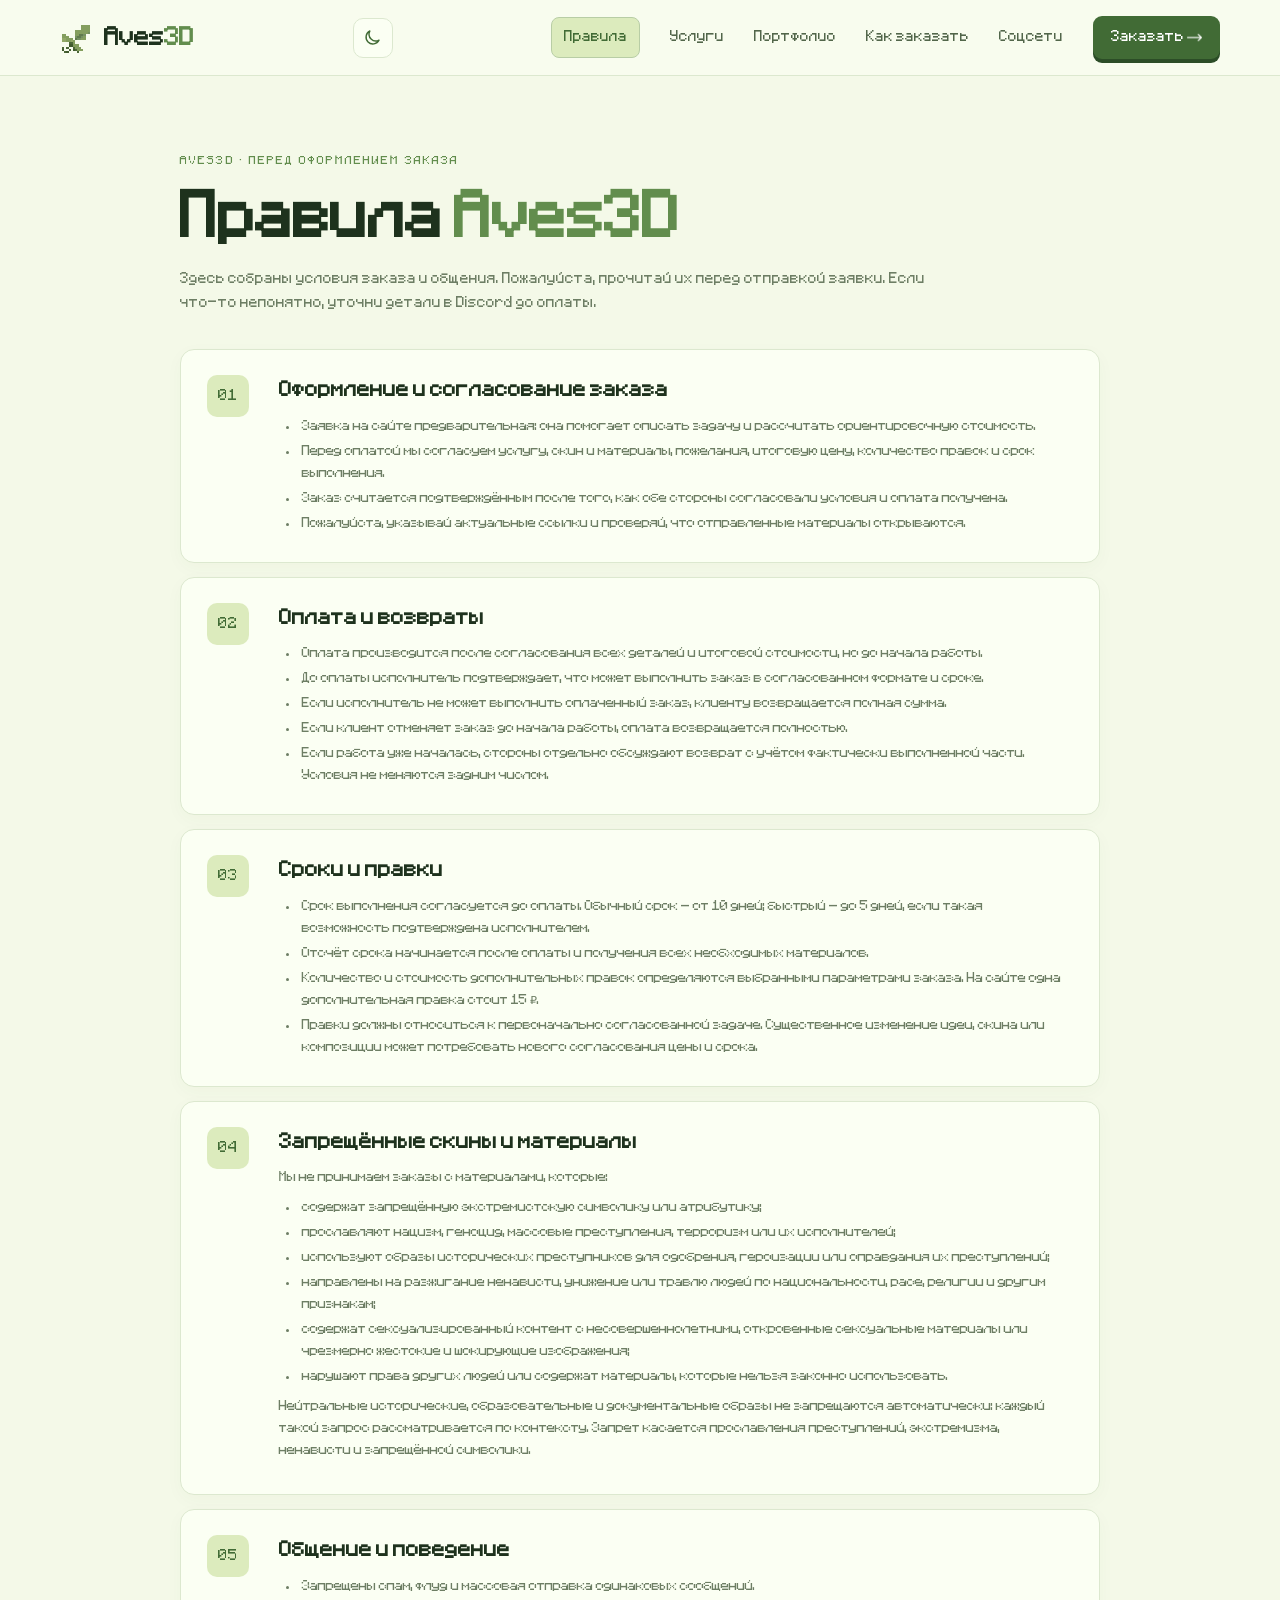
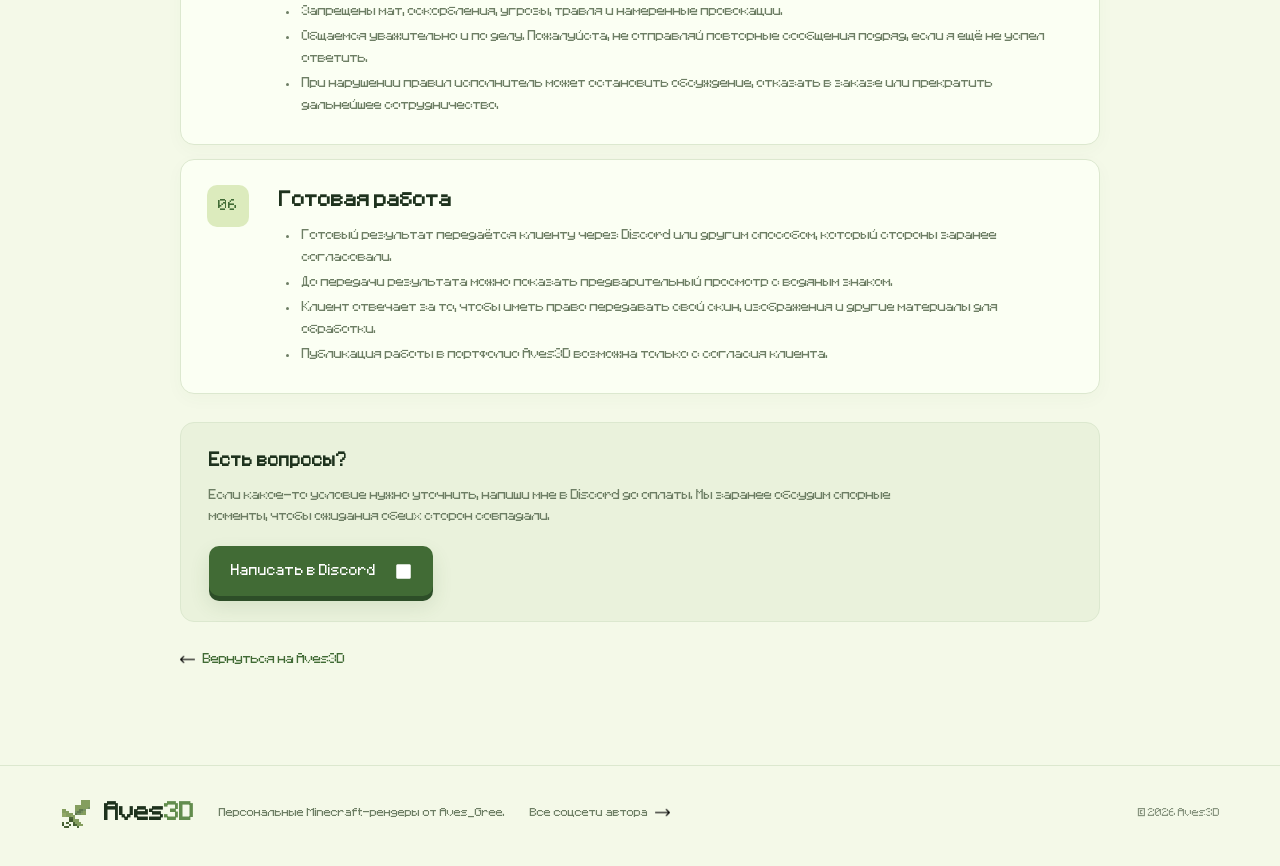
<file: rules.html>
<!doctype html>
<html lang="ru">
<head>
  <meta charset="utf-8">
  <meta name="viewport" content="width=device-width, initial-scale=1">
  <meta name="theme-color" content="#f4f9e8">
  <meta name="description" content="Правила оформления и выполнения заказов в Minecraft-студии Aves3D.">
  <title>Правила — Aves3D</title>
  <link rel="icon" href="assets/logo.png" type="image/png">
  <link rel="stylesheet" href="styles.css">
</head>
<body>
<header class="site-header">
  <a class="brand" href="index.html"><img src="assets/logo.png" alt=""><span>Aves<span class="brand-accent">3D</span></span></a>
  <div class="header-actions">
    <button class="theme-toggle" type="button" aria-label="Включить тёмную тему" title="Переключить тему">
      <svg class="theme-icon theme-icon-moon" viewBox="0 0 24 24" aria-hidden="true"><path d="M20.2 15.3A8.5 8.5 0 0 1 8.7 3.8 8.6 8.6 0 1 0 20.2 15.3Z"/></svg>
      <svg class="theme-icon theme-icon-sun" viewBox="0 0 24 24" aria-hidden="true"><circle cx="12" cy="12" r="4"/><path d="M12 2v2m0 16v2M4.93 4.93l1.42 1.42m11.3 11.3 1.42 1.42M2 12h2m16 0h2M4.93 19.07l1.42-1.42m11.3-11.3 1.42-1.42"/></svg>
    </button>
    <button class="menu-toggle" aria-label="Открыть меню" aria-expanded="false"><span></span><span></span><span></span></button>
  </div>
  <nav class="main-nav">
    <a class="nav-rules" href="rules.html" aria-current="page">Правила</a>
    <a href="index.html#services">Услуги</a>
    <a href="index.html#portfolio">Портфолио</a>
    <a href="index.html#how">Как заказать</a>
    <a href="socials.html">Соцсети</a>
    <a class="nav-cta" href="index.html#order">Заказать <img class="inline-icon icon-light" src="assets/icons/right-arrow.png" alt=""></a>
  </nav>
</header>
<main class="rules-page wrap">
  <p class="eyebrow">AVES3D · ПЕРЕД ОФОРМЛЕНИЕМ ЗАКАЗА</p>
  <h1>Правила <span>Aves3D</span></h1>
  <p class="rules-lead">Здесь собраны условия заказа и общения. Пожалуйста, прочитай их перед отправкой заявки. Если что-то непонятно, уточни детали в Discord до оплаты.</p>

  <section class="rules-card">
    <div class="rules-number">01</div><div><h2>Оформление и согласование заказа</h2>
      <ul>
        <li>Заявка на сайте предварительная: она помогает описать задачу и рассчитать ориентировочную стоимость.</li>
        <li>Перед оплатой мы согласуем услугу, скин и материалы, пожелания, итоговую цену, количество правок и срок выполнения.</li>
        <li>Заказ считается подтверждённым после того, как обе стороны согласовали условия и оплата получена.</li>
        <li>Пожалуйста, указывай актуальные ссылки и проверяй, что отправленные материалы открываются.</li>
      </ul>
    </div>
  </section>

  <section class="rules-card">
    <div class="rules-number">02</div><div><h2>Оплата и возвраты</h2>
      <ul>
        <li>Оплата производится после согласования всех деталей и итоговой стоимости, но до начала работы.</li>
        <li>До оплаты исполнитель подтверждает, что может выполнить заказ в согласованном формате и сроке.</li>
        <li>Если исполнитель не может выполнить оплаченный заказ, клиенту возвращается полная сумма.</li>
        <li>Если клиент отменяет заказ до начала работы, оплата возвращается полностью.</li>
        <li>Если работа уже началась, стороны отдельно обсуждают возврат с учётом фактически выполненной части. Условия не меняются задним числом.</li>
      </ul>
    </div>
  </section>

  <section class="rules-card">
    <div class="rules-number">03</div><div><h2>Сроки и правки</h2>
      <ul>
        <li>Срок выполнения согласуется до оплаты. Обычный срок — от 10 дней; быстрый — до 5 дней, если такая возможность подтверждена исполнителем.</li>
        <li>Отсчёт срока начинается после оплаты и получения всех необходимых материалов.</li>
        <li>Количество и стоимость дополнительных правок определяются выбранными параметрами заказа. На сайте одна дополнительная правка стоит 15 ₽.</li>
        <li>Правки должны относиться к первоначально согласованной задаче. Существенное изменение идеи, скина или композиции может потребовать нового согласования цены и срока.</li>
      </ul>
    </div>
  </section>

  <section class="rules-card">
    <div class="rules-number">04</div><div><h2>Запрещённые скины и материалы</h2>
      <p>Мы не принимаем заказы с материалами, которые:</p>
      <ul>
        <li>содержат запрещённую экстремистскую символику или атрибутику;</li>
        <li>прославляют нацизм, геноцид, массовые преступления, терроризм или их исполнителей;</li>
        <li>используют образы исторических преступников для одобрения, героизации или оправдания их преступлений;</li>
        <li>направлены на разжигание ненависти, унижение или травлю людей по национальности, расе, религии и другим признакам;</li>
        <li>содержат сексуализированный контент с несовершеннолетними, откровенные сексуальные материалы или чрезмерно жестокие и шокирующие изображения;</li>
        <li>нарушают права других людей или содержат материалы, которые нельзя законно использовать.</li>
      </ul>
      <p>Нейтральные исторические, образовательные и документальные образы не запрещаются автоматически: каждый такой запрос рассматривается по контексту. Запрет касается прославления преступлений, экстремизма, ненависти и запрещённой символики.</p>
    </div>
  </section>

  <section class="rules-card">
    <div class="rules-number">05</div><div><h2>Общение и поведение</h2>
      <ul>
        <li>Запрещены спам, флуд и массовая отправка одинаковых сообщений.</li>
        <li>Запрещены мат, оскорбления, угрозы, травля и намеренные провокации.</li>
        <li>Общаемся уважительно и по делу. Пожалуйста, не отправляй повторные сообщения подряд, если я ещё не успел ответить.</li>
        <li>При нарушении правил исполнитель может остановить обсуждение, отказать в заказе или прекратить дальнейшее сотрудничество.</li>
      </ul>
    </div>
  </section>

  <section class="rules-card">
    <div class="rules-number">06</div><div><h2>Готовая работа</h2>
      <ul>
        <li>Готовый результат передаётся клиенту через Discord или другим способом, который стороны заранее согласовали.</li>
        <li>До передачи результата можно показать предварительный просмотр с водяным знаком.</li>
        <li>Клиент отвечает за то, чтобы иметь право передавать свой скин, изображения и другие материалы для обработки.</li>
        <li>Публикация работы в портфолио Aves3D возможна только с согласия клиента.</li>
      </ul>
    </div>
  </section>

  <div class="rules-footer-note"><strong>Есть вопросы?</strong><p>Если какое-то условие нужно уточнить, напиши мне в Discord до оплаты. Мы заранее обсудим спорные моменты, чтобы ожидания обеих сторон совпадали.</p><a class="btn btn-primary" href="https://discord.com/users/1225161111096135774" target="_blank" rel="noopener">Написать в Discord <img class="inline-icon icon-light" src="assets/icons/discord.png" alt=""></a></div>
  <a class="back-link rules-back" href="index.html"><img class="inline-icon icon-back" src="assets/icons/right-arrow.png" alt=""> Вернуться на Aves3D</a>
</main>
<footer class="site-footer"><div class="wrap footer-inner"><a class="brand" href="index.html"><img src="assets/logo.png" alt=""><span>Aves<span class="brand-accent">3D</span></span></a><p>Персональные Minecraft-рендеры от Aves_Gree.</p><a href="socials.html">Все соцсети автора <img class="inline-icon" src="assets/icons/right-arrow.png" alt=""></a><small>© <span id="year"></span> Aves3D</small></div></footer>
<script src="script.js"></script>
</body>
</html>
</file>
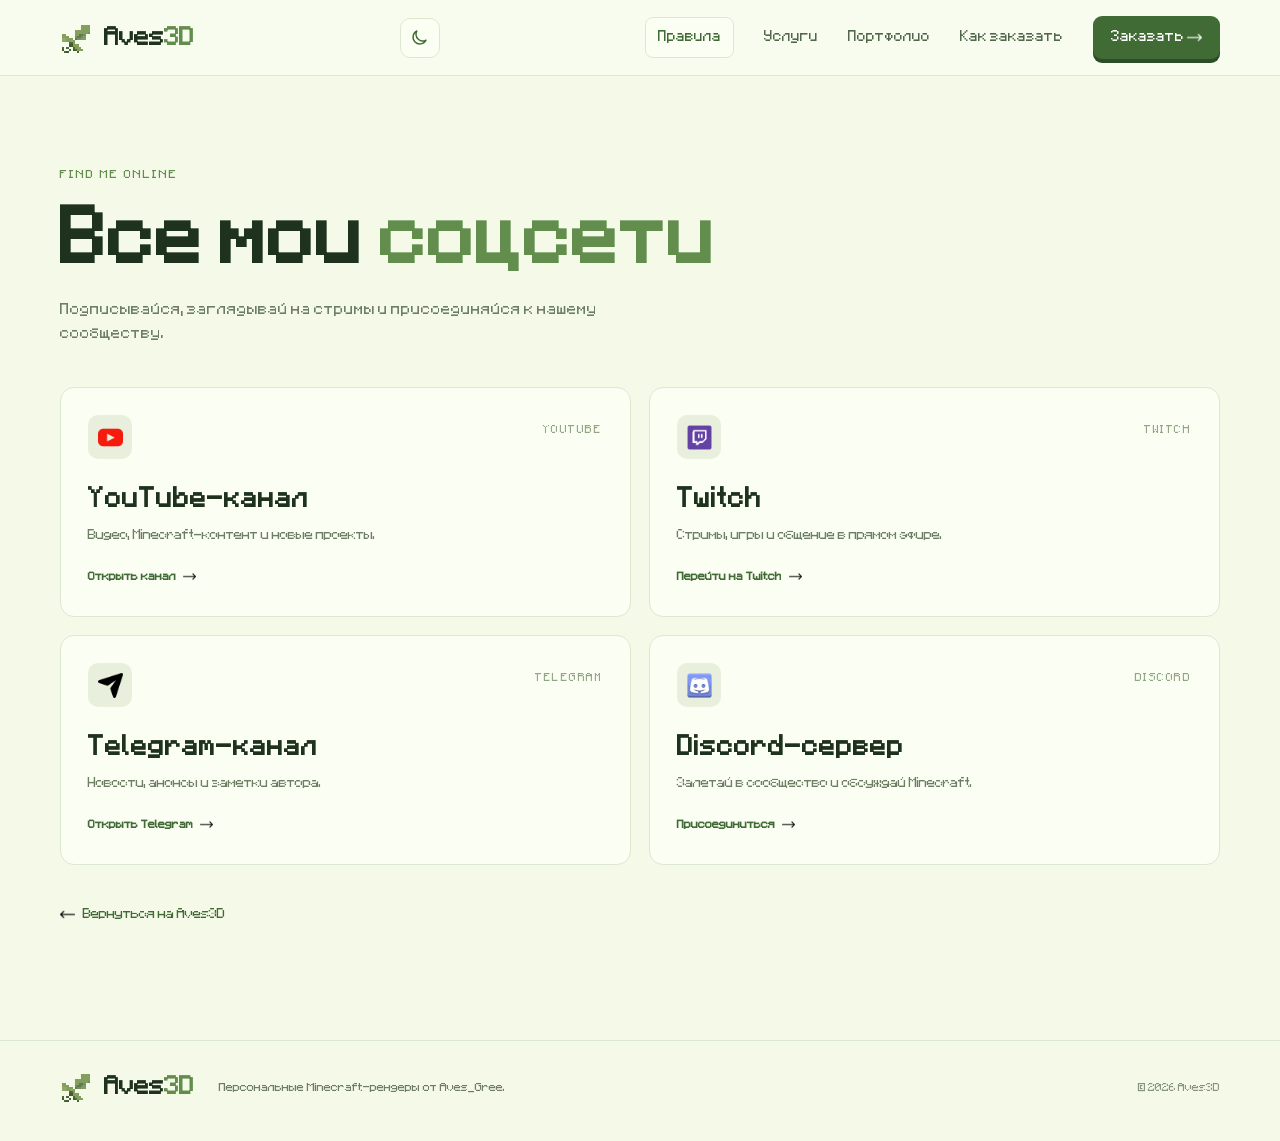
<file: socials.html>
<!doctype html><html lang="ru"><head><meta charset="utf-8"><meta name="viewport" content="width=device-width, initial-scale=1"><meta name="theme-color" content="#f4f9e8"><title>Соцсети — Aves3D</title><link rel="icon" href="assets/logo.png"><link rel="stylesheet" href="styles.css"></head><body>
<header class="site-header"><a class="brand" href="index.html"><img src="assets/logo.png" alt=""><span>Aves<span class="brand-accent">3D</span></span></a><div class="header-actions">
<button class="theme-toggle" type="button" aria-label="Включить тёмную тему" title="Переключить тему">
<svg class="theme-icon theme-icon-moon" viewBox="0 0 24 24" aria-hidden="true"><path d="M20.2 15.3A8.5 8.5 0 0 1 8.7 3.8 8.6 8.6 0 1 0 20.2 15.3Z"/></svg>
<svg class="theme-icon theme-icon-sun" viewBox="0 0 24 24" aria-hidden="true"><circle cx="12" cy="12" r="4"/><path d="M12 2v2m0 16v2M4.93 4.93l1.42 1.42m11.3 11.3 1.42 1.42M2 12h2m16 0h2M4.93 19.07l1.42-1.42m11.3-11.3 1.42-1.42"/></svg>
</button>
<button class="menu-toggle" aria-label="Открыть меню" aria-expanded="false"><span></span><span></span><span></span></button></div><nav class="main-nav"><a class="nav-rules" href="rules.html">Правила</a><a href="index.html#services">Услуги</a><a href="index.html#portfolio">Портфолио</a><a href="index.html#how">Как заказать</a><a class="nav-cta" href="index.html#order">Заказать <img class="inline-icon icon-light" src="assets/icons/right-arrow.png" alt=""></a></nav></header>
<main class="social-page wrap"><p class="eyebrow">FIND ME ONLINE</p><h1>Все мои <span>соцсети</span></h1><p class="social-lead">Подписывайся, заглядывай на стримы и присоединяйся к нашему сообществу.</p><div class="social-cards">
<a class="social-card youtube" href="https://www.youtube.com/@Aves_gree" target="_blank" rel="noopener"><span class="social-symbol"><img src="assets/icons/youtube.png" alt=""></span><span class="social-label">YOUTUBE</span><h2>YouTube-канал</h2><p>Видео, Minecraft-контент и новые проекты.</p><b>Открыть канал <img class="inline-icon" src="assets/icons/right-arrow.png" alt=""></b></a>
<a class="social-card twitch" href="https://www.twitch.tv/aves_gree" target="_blank" rel="noopener"><span class="social-symbol"><img src="assets/icons/twitch.png" alt=""></span><span class="social-label">TWITCH</span><h2>Twitch</h2><p>Стримы, игры и общение в прямом эфире.</p><b>Перейти на Twitch <img class="inline-icon" src="assets/icons/right-arrow.png" alt=""></b></a>
<a class="social-card telegram" href="https://t.me/+0qBf30LwIYVmNjhi" target="_blank" rel="noopener"><span class="social-symbol"><img src="assets/icons/send.png" alt=""></span><span class="social-label">TELEGRAM</span><h2>Telegram-канал</h2><p>Новости, анонсы и заметки автора.</p><b>Открыть Telegram <img class="inline-icon" src="assets/icons/right-arrow.png" alt=""></b></a>
<a class="social-card discord" href="https://discord.gg/veFrZrz5hR" target="_blank" rel="noopener"><span class="social-symbol"><img src="assets/icons/discord.png" alt=""></span><span class="social-label">DISCORD</span><h2>Discord-сервер</h2><p>Залетай в сообщество и обсуждай Minecraft.</p><b>Присоединиться <img class="inline-icon" src="assets/icons/right-arrow.png" alt=""></b></a>
</div><a class="back-link" href="index.html"><img class="inline-icon icon-back" src="assets/icons/right-arrow.png" alt=""> Вернуться на Aves3D</a></main><footer class="site-footer"><div class="wrap footer-inner"><a class="brand" href="index.html"><img src="assets/logo.png" alt=""><span>Aves<span class="brand-accent">3D</span></span></a><p>Персональные Minecraft-рендеры от Aves_Gree.</p><small>© <span id="year"></span> Aves3D</small></div></footer><script src="script.js"></script></body></html>
</file>
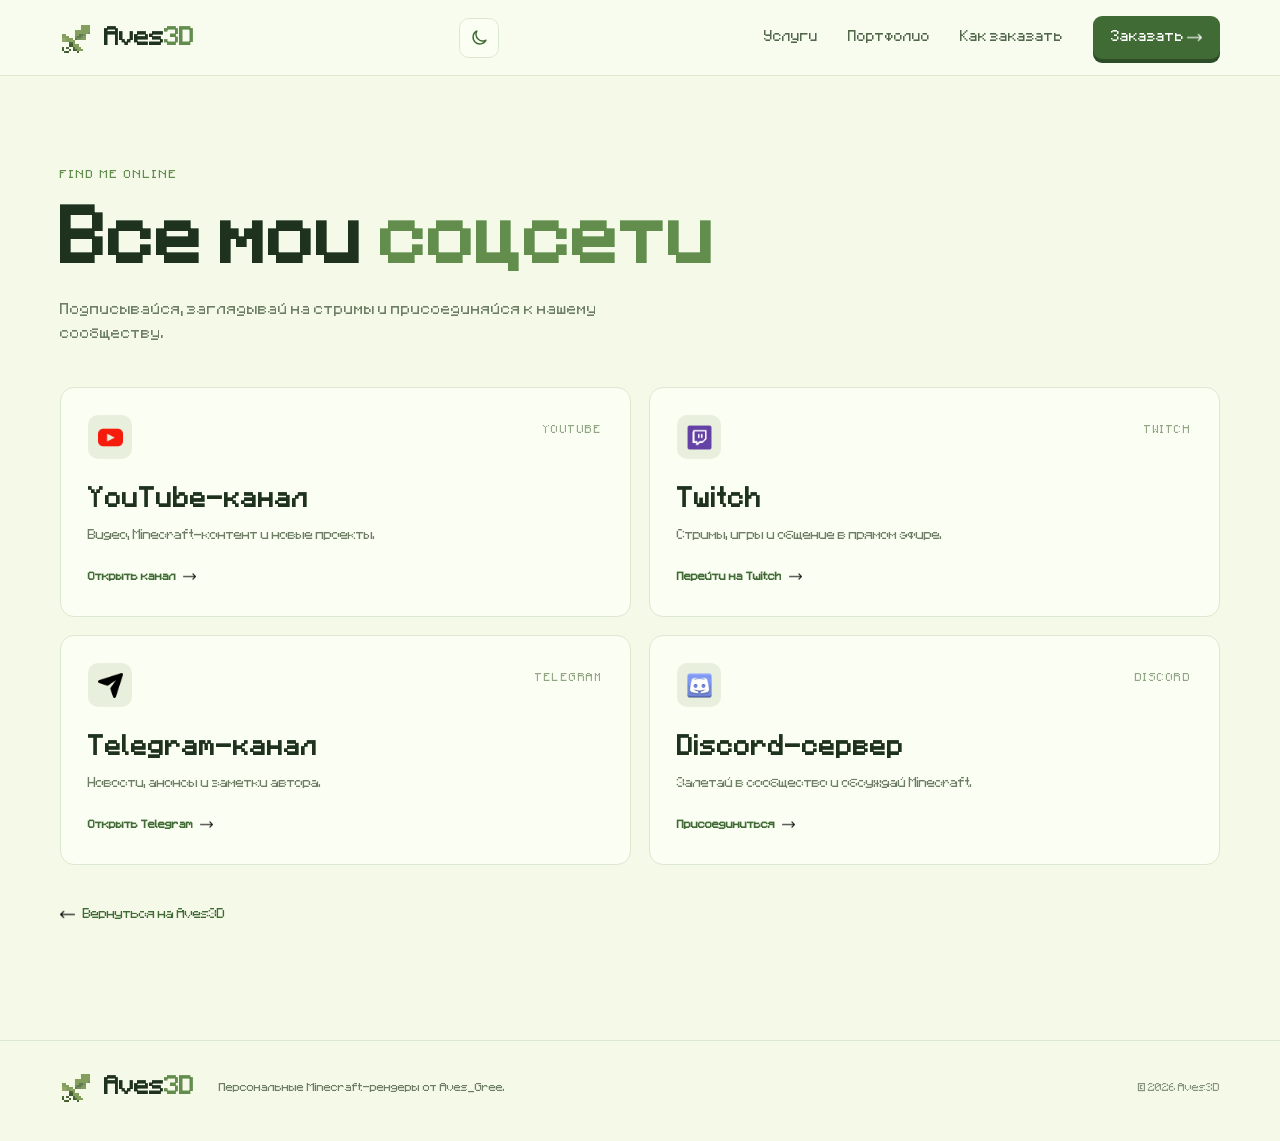
<file: aves3d-studio-site/socials.html>
<!doctype html><html lang="ru"><head><meta charset="utf-8"><meta name="viewport" content="width=device-width, initial-scale=1"><meta name="theme-color" content="#f4f9e8"><title>Соцсети — Aves3D</title><link rel="icon" href="assets/logo.png"><link rel="stylesheet" href="styles.css"></head><body>
<header class="site-header"><a class="brand" href="index.html"><img src="assets/logo.png" alt=""><span>Aves<span class="brand-accent">3D</span></span></a><div class="header-actions">
<button class="theme-toggle" type="button" aria-label="Включить тёмную тему" title="Переключить тему">
<svg class="theme-icon theme-icon-moon" viewBox="0 0 24 24" aria-hidden="true"><path d="M20.2 15.3A8.5 8.5 0 0 1 8.7 3.8 8.6 8.6 0 1 0 20.2 15.3Z"/></svg>
<svg class="theme-icon theme-icon-sun" viewBox="0 0 24 24" aria-hidden="true"><circle cx="12" cy="12" r="4"/><path d="M12 2v2m0 16v2M4.93 4.93l1.42 1.42m11.3 11.3 1.42 1.42M2 12h2m16 0h2M4.93 19.07l1.42-1.42m11.3-11.3 1.42-1.42"/></svg>
</button>
<button class="menu-toggle" aria-label="Открыть меню" aria-expanded="false"><span></span><span></span><span></span></button></div><nav class="main-nav"><a href="index.html#services">Услуги</a><a href="index.html#portfolio">Портфолио</a><a href="index.html#how">Как заказать</a><a class="nav-cta" href="index.html#order">Заказать <img class="inline-icon icon-light" src="assets/icons/right-arrow.png" alt=""></a></nav></header>
<main class="social-page wrap"><p class="eyebrow">FIND ME ONLINE</p><h1>Все мои <span>соцсети</span></h1><p class="social-lead">Подписывайся, заглядывай на стримы и присоединяйся к нашему сообществу.</p><div class="social-cards">
<a class="social-card youtube" href="https://www.youtube.com/@Aves_gree" target="_blank" rel="noopener"><span class="social-symbol"><img src="assets/icons/youtube.png" alt=""></span><span class="social-label">YOUTUBE</span><h2>YouTube-канал</h2><p>Видео, Minecraft-контент и новые проекты.</p><b>Открыть канал <img class="inline-icon" src="assets/icons/right-arrow.png" alt=""></b></a>
<a class="social-card twitch" href="https://www.twitch.tv/aves_gree" target="_blank" rel="noopener"><span class="social-symbol"><img src="assets/icons/twitch.png" alt=""></span><span class="social-label">TWITCH</span><h2>Twitch</h2><p>Стримы, игры и общение в прямом эфире.</p><b>Перейти на Twitch <img class="inline-icon" src="assets/icons/right-arrow.png" alt=""></b></a>
<a class="social-card telegram" href="https://t.me/+0qBf30LwIYVmNjhi" target="_blank" rel="noopener"><span class="social-symbol"><img src="assets/icons/send.png" alt=""></span><span class="social-label">TELEGRAM</span><h2>Telegram-канал</h2><p>Новости, анонсы и заметки автора.</p><b>Открыть Telegram <img class="inline-icon" src="assets/icons/right-arrow.png" alt=""></b></a>
<a class="social-card discord" href="https://discord.gg/veFrZrz5hR" target="_blank" rel="noopener"><span class="social-symbol"><img src="assets/icons/discord.png" alt=""></span><span class="social-label">DISCORD</span><h2>Discord-сервер</h2><p>Залетай в сообщество и обсуждай Minecraft.</p><b>Присоединиться <img class="inline-icon" src="assets/icons/right-arrow.png" alt=""></b></a>
</div><a class="back-link" href="index.html"><img class="inline-icon icon-back" src="assets/icons/right-arrow.png" alt=""> Вернуться на Aves3D</a></main><footer class="site-footer"><div class="wrap footer-inner"><a class="brand" href="index.html"><img src="assets/logo.png" alt=""><span>Aves<span class="brand-accent">3D</span></span></a><p>Персональные Minecraft-рендеры от Aves_Gree.</p><small>© <span id="year"></span> Aves3D</small></div></footer><script src="script.js"></script></body></html>
</file>
<file: styles.css>
@font-face{font-family:MinecraftRus;src:url('assets/fonts/minecraft-rus.ttf') format('truetype');font-weight:400;font-style:normal;font-display:swap}
:root{--bg:#f4f9e8;--paper:#fbfff3;--green:#416b35;--green2:#628d4d;--dark:#1e321d;--muted:#6d7e64;--line:#dce8cf;--lime:#dcebbd;--shadow:0 12px 35px rgba(49,82,39,.09);--font:'MinecraftRus',monospace}
*{box-sizing:border-box}html{scroll-behavior:smooth;scroll-padding-top:88px}body{margin:0;background:var(--bg);color:var(--dark);font-family:var(--font);font-size:14px;line-height:1.7}a{color:inherit;text-decoration:none}button,input,select,textarea{font:inherit}.wrap{width:min(1160px,calc(100% - 48px));margin-inline:auto}.site-header{height:76px;padding:0 max(24px,calc((100vw - 1160px)/2));display:flex;align-items:center;justify-content:space-between;border-bottom:1px solid var(--line);background:rgba(248,252,238,.92);position:sticky;top:0;z-index:20;backdrop-filter:blur(14px)}.brand{display:inline-flex;align-items:center;gap:10px;font-size:21px;font-weight:bold;letter-spacing:-1px}.brand img{width:34px;height:34px;object-fit:contain;image-rendering:pixelated}.brand-accent{color:var(--green2)}.main-nav{display:flex;align-items:center;gap:30px;color:#52664a;font-size:12px}.main-nav a:hover,.text-link:hover{color:var(--green2)}.nav-cta{padding:11px 18px;border-radius:9px;background:var(--green);color:white!important;box-shadow:0 4px 0 #2c4d27}.menu-toggle{display:none;border:0;background:none;color:var(--green);font-size:24px}.hero{min-height:540px;display:grid;grid-template-columns:1fr 1fr;align-items:center;gap:30px;padding-top:40px;padding-bottom:30px}.eyebrow{font-size:10px;letter-spacing:2px;color:var(--green2);margin:0 0 18px;display:flex;align-items:center;gap:9px}.eyebrow-square{width:8px;height:8px;background:var(--green2);display:inline-block;box-shadow:4px -4px 0 #a7c68c}.hero h1{font-size:clamp(36px,5vw,60px);line-height:1.2;letter-spacing:-2px;margin:0 0 20px;max-width:650px}.hero h1 span,.section-heading h2 span,.order-intro h2 span,.social-page h1 span{color:var(--green2)}.hero-text{max-width:470px;color:var(--muted);font-size:14px;line-height:1.9}.hero-actions{display:flex;align-items:center;gap:26px;margin-top:28px}.btn{display:inline-flex;align-items:center;justify-content:center;gap:20px;padding:15px 22px;border-radius:10px;font-size:12px;transition:.2s transform,.2s box-shadow}.btn:hover{transform:translateY(-2px)}.btn-primary{background:var(--green);color:white;box-shadow:0 5px 0 #2d4e28,0 9px 20px #416b3524}.btn-primary:hover{box-shadow:0 7px 0 #2d4e28,0 12px 24px #416b3530}.text-link{font-size:12px;color:var(--green)}.hero-proof{display:flex;align-items:center;gap:16px;margin-top:40px;color:#829078;font-size:10px}.hero-proof b{color:var(--green);font-size:12px}.hero-proof i{height:22px;width:1px;background:var(--line)}.hero-art{height:470px;position:relative;display:flex;align-items:center;justify-content:center}.art-glow{position:absolute;width:390px;height:390px;border-radius:50%;background:radial-gradient(circle,#dcebbd 0,#e8f2d5 55%,transparent 72%)}.hero-avatar{position:relative;z-index:1;width:min(430px,100%);height:430px;object-fit:contain;mix-blend-mode:multiply;filter:drop-shadow(0 18px 20px #304b2a22)}.float-tag{position:absolute;z-index:2;background:#fffdf2;border:1px solid var(--line);border-radius:7px;padding:9px 12px;color:var(--green);font-size:9px;box-shadow:var(--shadow)}.tag-one{top:70px;right:5px}.tag-two{bottom:62px;left:0}.pixel-leaf{position:absolute;width:18px;height:18px;background:#8bb66e;box-shadow:18px 0 #c1d99d,0 18px #c1d99d;transform:rotate(45deg);opacity:.8}.leaf-one{top:65px;left:35px}.leaf-two{bottom:80px;right:35px;transform:scale(.7) rotate(45deg)}.quick-strip{display:grid;grid-template-columns:repeat(3,1fr);background:#eaf2dc;border:1px solid #e1ebd4;border-radius:14px;padding:22px 30px;margin-bottom:100px}.quick-item{display:flex;align-items:center;gap:15px;padding:4px 22px;border-right:1px solid #d6e3c9}.quick-item:last-child{border:0}.quick-icon{width:42px;height:42px;border-radius:10px;background:#d9e8c6;color:var(--green);display:grid;place-items:center;font-size:23px}.quick-item b,.quick-item small{display:block}.quick-item b{font-size:12px}.quick-item small{font-size:10px;color:var(--muted);margin-top:3px}.section{padding-bottom:105px}.section-heading{display:flex;align-items:end;justify-content:space-between;gap:30px;margin-bottom:32px}.section-heading h2,.order-intro h2{font-size:clamp(30px,4vw,43px);line-height:1.25;letter-spacing:-1.5px;margin:0}.section-heading>p{max-width:370px;color:var(--muted);font-size:11px;line-height:1.9;margin:0 0 5px}.service-grid{display:grid;grid-template-columns:repeat(3,1fr);gap:18px}.service-card{position:relative;background:var(--paper);border:1px solid var(--line);border-radius:14px;padding:14px;box-shadow:0 5px 18px #3c5e2b08;display:flex;flex-direction:column;min-width:0}.service-card.featured{border-color:#a9c58d;box-shadow:0 12px 30px #446d3220}.popular-label{position:absolute;top:24px;left:24px;z-index:2;background:var(--green);color:white;padding:6px 10px;border-radius:5px;font-size:8px;letter-spacing:1px}.service-image{height:190px;border-radius:10px;overflow:hidden;display:flex;align-items:center;justify-content:center;background:#e7efd9}.service-image img{width:100%;height:100%;object-fit:contain}.image-avatar img{mix-blend-mode:multiply}.image-avatar-dark{background:#202039}.image-avatar-dark img{object-fit:cover}.image-simple,.image-super{background:#e8eddf}.image-preview{background:#dfead3}.image-preview img{object-fit:cover}.service-meta{display:flex;justify-content:space-between;align-items:center;margin:18px 2px 7px}.service-type{font-size:9px;letter-spacing:1.3px;color:var(--green2)}.price{font-size:19px;color:var(--green);font-weight:bold}.service-card h3{font-size:18px;margin:0 2px 8px}.service-card>p,.wide-content>p{font-size:11px;color:var(--muted);line-height:1.8;margin:0 2px 12px}.service-card ul,.wide-content ul{padding:0 0 0 18px;margin:0 0 16px;color:#5d7154;font-size:10px;line-height:2}.card-order{margin-top:auto;border:0;border-top:1px solid var(--line);background:none;padding:15px 2px 2px;display:flex;justify-content:space-between;align-items:center;color:var(--green);font-size:11px;cursor:pointer}.card-order span{font-size:19px}.wide-card{grid-column:span 3;display:grid;grid-template-columns:1.1fr 1fr;gap:25px;padding:15px}.wide-card .service-image{height:100%;min-height:260px}.wide-content{padding:10px 15px 8px 0;display:flex;flex-direction:column;align-items:flex-start}.wide-content .service-meta{width:100%;margin-top:7px}.wide-content h3{font-size:22px;margin:0 0 8px}.wide-content ul{margin-bottom:15px}.wide-content .card-order{width:100%}.order-section{background:#e6efd9;padding:85px 0;margin-bottom:100px}.order-layout{display:grid;grid-template-columns:.85fr 1.15fr;gap:70px;align-items:center}.order-intro h2{font-size:48px}.order-intro>p:not(.eyebrow){color:var(--muted);font-size:12px;line-height:1.9;max-width:350px}.order-note{margin-top:32px;padding:14px;border-left:3px solid var(--green2);background:#f5f9ec;color:#5e7453;font-size:10px;line-height:1.8}.order-card{background:var(--paper);padding:28px;border:1px solid #d9e6cb;border-radius:15px;box-shadow:var(--shadow);display:grid;gap:10px}.order-card label{font-size:10px;color:#526b47;margin-top:5px}.order-card input,.order-card select,.order-card textarea{width:100%;border:1px solid #dbe6d1;border-radius:8px;background:#fbfdf7;padding:13px;color:var(--dark);font-size:11px;outline:none}.order-card input:focus,.order-card select:focus,.order-card textarea:focus{border-color:#8eaf74;box-shadow:0 0 0 3px #8eaf7418}.order-card textarea{resize:vertical}.total-row{border-top:1px solid var(--line);padding-top:16px;margin-top:6px;display:flex;justify-content:space-between;font-size:11px;color:var(--muted)}.total-row strong{font-size:20px;color:var(--green)}.submit-order{border:0;cursor:pointer;margin-top:4px}.form-hint{font-size:9px;color:#8b9983;margin:0;text-align:center}.portfolio-grid{display:grid;grid-template-columns:1.25fr 1fr 1fr;grid-template-rows:220px 220px;gap:14px}.portfolio-item{position:relative;padding:0;border:0;border-radius:12px;overflow:hidden;background:#e3ecd7;cursor:zoom-in;text-align:left}.portfolio-item img{width:100%;height:100%;object-fit:cover;transition:transform .35s}.portfolio-item:hover img{transform:scale(1.045)}.portfolio-item:after{content:"";position:absolute;inset:40% 0 0;background:linear-gradient(transparent,#152514a8)}.portfolio-item span{position:absolute;z-index:1;bottom:15px;left:16px;right:16px;color:white;font-size:11px;display:flex;justify-content:space-between;align-items:center}.portfolio-item span b{font-size:18px}.portfolio-large{grid-row:span 2}.portfolio-large img{object-fit:cover}.steps-section{background:#eaf2df;padding:80px 0 90px;margin-bottom:100px}.steps-grid{display:grid;grid-template-columns:repeat(4,1fr);gap:14px}.steps-grid article{background:#f8fbee;border:1px solid #dce8cf;border-radius:12px;padding:22px}.steps-grid article>span{color:#8cad70;font-size:23px}.steps-grid h3{font-size:14px;margin:15px 0 8px}.steps-grid p{font-size:10px;color:var(--muted);line-height:1.8;margin:0}.faq-section{max-width:900px}.faq-list{border-top:1px solid var(--line)}.faq-list details{border-bottom:1px solid var(--line);padding:18px 2px}.faq-list summary{cursor:pointer;list-style:none;font-size:12px;display:flex;justify-content:space-between;align-items:center}.faq-list summary::-webkit-details-marker{display:none}.faq-list summary:after{content:"+";font-size:20px;color:var(--green2)}.faq-list details[open] summary:after{content:"−"}.faq-list details p{font-size:11px;line-height:1.9;color:var(--muted);max-width:720px;margin:14px 0 0}.bottom-cta{display:flex;align-items:center;gap:22px;padding:25px 30px;background:var(--green);border-radius:15px;color:white;margin-bottom:80px;box-shadow:0 7px 0 #2d4e28}.cta-mark{width:50px;height:50px;display:grid;place-items:center;background:#ffffff20;border-radius:10px;font-size:28px}.bottom-cta .eyebrow{color:#c6ddb3;margin:0 0 5px}.bottom-cta h2{font-size:19px;margin:0}.bottom-cta .btn{margin-left:auto}.btn-light{background:#f3f8e9;color:var(--green)}.site-footer{border-top:1px solid var(--line);padding:28px 0 35px}.footer-inner{display:flex;align-items:center;gap:25px;flex-wrap:wrap}.footer-inner p,.footer-inner>a:not(.brand){font-size:10px;color:var(--muted)}.footer-inner small{margin-left:auto;color:#87947e;font-size:9px}.lightbox{position:fixed;inset:0;background:#142011e8;z-index:50;display:none;align-items:center;justify-content:center;padding:40px}.lightbox.open{display:flex}.lightbox img{max-width:min(100%,1000px);max-height:85vh;object-fit:contain;border-radius:8px}.lightbox-close{position:absolute;top:20px;right:30px;background:none;border:0;color:white;font-size:42px;cursor:pointer}.social-page{padding:90px 0 110px;min-height:70vh}.social-page h1{font-size:clamp(38px,6vw,64px);margin:0;line-height:1.2}.social-lead{color:var(--muted);font-size:13px;max-width:550px;margin:20px 0 40px;line-height:1.9}.social-cards{display:grid;grid-template-columns:repeat(2,1fr);gap:18px}.social-card{padding:27px;border-radius:14px;background:var(--paper);border:1px solid var(--line);min-height:230px;position:relative;transition:.2s transform,.2s box-shadow}.social-card:hover{transform:translateY(-4px);box-shadow:var(--shadow)}.social-symbol{width:44px;height:44px;display:grid;place-items:center;border-radius:10px;background:#e8f0dd;color:var(--green);font-size:22px}.social-label{position:absolute;top:34px;right:28px;font-size:9px;letter-spacing:1.5px;color:#91a584}.social-card h2{font-size:22px;margin:22px 0 7px}.social-card p{font-size:11px;color:var(--muted);margin:0 0 20px}.social-card b{font-size:10px;color:var(--green)}.back-link{display:inline-block;margin-top:40px;color:var(--green);font-size:11px}
@media(max-width:850px){.main-nav{gap:15px}.hero{grid-template-columns:1fr 0.8fr}.hero-art{height:390px}.hero-avatar{height:370px}.quick-strip{padding:15px}.quick-item{padding:4px 10px}.service-grid{grid-template-columns:repeat(2,1fr)}.wide-card{grid-column:span 2}.order-layout{gap:30px}.portfolio-grid{grid-template-rows:190px 190px}.steps-grid{grid-template-columns:repeat(2,1fr)}}
@media(max-width:620px){body{font-size:13px}.wrap{width:min(100% - 32px,480px)}.site-header{height:66px;padding:0 16px}.menu-toggle{display:block}.main-nav{display:none;position:absolute;top:65px;left:0;right:0;background:#f8fcee;border-bottom:1px solid var(--line);padding:18px;flex-direction:column;align-items:stretch;gap:16px}.main-nav.open{display:flex}.main-nav a{padding:7px}.nav-cta{text-align:center}.hero{grid-template-columns:1fr;padding-top:50px;gap:0}.hero h1{font-size:39px}.hero-art{height:330px;margin-top:0}.hero-avatar{height:340px}.art-glow{width:280px;height:280px}.tag-one{right:4px;top:40px}.tag-two{bottom:35px}.hero-proof{gap:9px;margin-top:28px;flex-wrap:wrap}.hero-proof i{height:15px}.quick-strip{grid-template-columns:1fr;gap:13px;margin-bottom:70px;padding:17px}.quick-item{border:0;border-bottom:1px solid #d6e3c9;padding:0 0 12px}.quick-item:last-child{border:0;padding-bottom:0}.section{padding-bottom:70px}.section-heading{display:block;margin-bottom:22px}.section-heading>p{margin-top:12px}.service-grid{grid-template-columns:1fr;gap:14px}.service-image{height:210px}.wide-card{grid-column:auto;grid-template-columns:1fr;gap:10px}.wide-card .service-image{min-height:200px;height:200px}.wide-content{padding:0 5px 5px}.order-section{padding:60px 0;margin-bottom:70px}.order-layout{grid-template-columns:1fr;gap:28px}.order-intro h2{font-size:40px}.order-card{padding:20px}.portfolio-grid{grid-template-columns:1fr 1fr;grid-template-rows:180px 180px 180px;gap:9px}.portfolio-large{grid-row:span 2}.portfolio-item span{left:10px;bottom:10px;font-size:9px}.steps-section{padding:60px 0;margin-bottom:70px}.steps-grid{gap:9px}.steps-grid article{padding:15px}.steps-grid h3{font-size:12px}.steps-grid p{font-size:9px}.bottom-cta{padding:20px;gap:13px;flex-wrap:wrap;margin-bottom:55px}.bottom-cta h2{font-size:15px}.bottom-cta .btn{margin:5px 0 0 63px}.footer-inner{gap:12px}.footer-inner p{width:100%;margin:0}.footer-inner small{margin-left:0;width:100%}.social-page{padding:65px 0 80px}.social-cards{grid-template-columns:1fr}.social-card{min-height:205px}}


/* =========================================================
   Aves3D UI update — иконки, темы, отзывы, адаптация
   Этот блок добавлен в конец styles.css, чтобы не ломать
   существующую сетку и базовую стилистику.
   ========================================================= */

/* Цветовые токены светлой темы */
:root{
  color-scheme:light;
  --bg:#f4f9e8;--paper:#fbfff3;--green:#416b35;--green2:#628d4d;
  --dark:#1e321d;--muted:#6d7e64;--line:#dce8cf;--lime:#dcebbd;
  --panel:#eaf2dc;--field:#fbfdf7;--field-border:#dbe6d1;
  --header-bg:rgba(248,252,238,.94);--soft-text:#5d7154;
  --shadow:0 12px 35px rgba(49,82,39,.09);
}
body{background:var(--bg);color:var(--dark);transition:background-color .28s ease,color .28s ease}
.site-header,.service-card,.order-card,.social-card,.review-card,.steps-grid article,
.quick-strip,.order-section,.steps-section,.bottom-cta,.float-tag,.order-note,
.service-image,.portfolio-item,.social-symbol,.cta-mark{
  transition:background-color .28s ease,border-color .28s ease,color .28s ease,box-shadow .28s ease;
}
.site-header{background:var(--header-bg)}
.quick-strip,.steps-section{background:var(--panel);border-color:var(--line)}
.order-section{background:var(--panel)}
.steps-grid article{background:var(--paper);border-color:var(--line)}
.order-note{background:var(--field);color:var(--muted)}
.order-card input,.order-card select,.order-card textarea{background:var(--field);border-color:var(--field-border);color:var(--dark)}
.service-card ul,.wide-content ul{color:var(--soft-text)}
.quick-item{border-color:var(--line)}
.quick-icon{background:var(--lime)}
.menu-toggle{display:none}
.header-actions{display:flex;align-items:center;gap:12px}
.theme-toggle{width:40px;height:40px;border:1px solid var(--line);border-radius:10px;background:var(--paper);color:var(--green);display:grid;place-items:center;cursor:pointer;transition:transform .2s,background .25s,border-color .25s}
.theme-toggle:hover{transform:translateY(-2px)}
.theme-icon{width:19px;height:19px;fill:none;stroke:currentColor;stroke-width:1.8;stroke-linecap:round;stroke-linejoin:round}
.theme-icon-sun{display:none}
body.dark-theme{
  color-scheme:dark;
  --bg:#111a14;--paper:#19251c;--green:#8ab477;--green2:#a3c88a;
  --dark:#e5efdf;--muted:#a0b19a;--line:#2b3d2e;--lime:#2b402d;
  --panel:#1a2a1e;--field:#142018;--field-border:#354b38;
  --header-bg:rgba(17,26,20,.94);--soft-text:#b4c6ad;
  --shadow:0 12px 35px rgba(0,0,0,.24);
}
body.dark-theme .theme-icon-moon{display:none}
body.dark-theme .theme-icon-sun{display:block}
body.dark-theme .hero-avatar{mix-blend-mode:normal;filter:drop-shadow(0 18px 25px #0008)}
body.dark-theme .art-glow{background:radial-gradient(circle,#304d2b 0,#203822 55%,transparent 72%)}
body.dark-theme .float-tag{background:#1b2b1e;border-color:var(--line);color:var(--green2)}
body.dark-theme .quick-icon,body.dark-theme .social-symbol{background:#263a29}
body.dark-theme .service-image,body.dark-theme .portfolio-item{background:#26372a}
body.dark-theme .image-avatar img{mix-blend-mode:normal}
body.dark-theme .image-simple,body.dark-theme .image-super,body.dark-theme .image-preview{background:#26372a}
body.dark-theme .image-avatar-dark{background:#101a13}
body.dark-theme .popular-label{background:#456d3c}
body.dark-theme .order-card{border-color:var(--line)}
body.dark-theme .order-card label{color:#c0d0b8}
body.dark-theme .order-card input::placeholder,body.dark-theme .order-card textarea::placeholder{color:#81927c}
body.dark-theme .form-hint,body.dark-theme .footer-inner small{color:#93a48c}
body.dark-theme .btn-primary{background:#547e46;box-shadow:0 5px 0 #36542f,0 9px 20px #0003}
body.dark-theme .btn-primary:hover{box-shadow:0 7px 0 #36542f,0 12px 24px #0004}
body.dark-theme .btn-outline{border-color:#597c4e;color:#c5ddb9}
body.dark-theme .btn-light{background:#e1edcf;color:#284326}
body.dark-theme .bottom-cta{background:#29472d;box-shadow:0 7px 0 #1c3320}
body.dark-theme .cta-mark{background:#ffffff18}
body.dark-theme .social-card{background:var(--paper)}
body.dark-theme .social-label{color:#9eb894}
body.dark-theme .portfolio-item:after{background:linear-gradient(transparent,#071008c9)}
body.dark-theme .review-stars{color:#c7df87}

/* Кнопки и изображения-иконки из присланного архива */
.inline-icon{width:15px;height:15px;object-fit:contain;vertical-align:middle;display:inline-block}
.icon-light{filter:brightness(0) invert(1)}
.btn-outline{border:1px solid #a9bf9b;background:transparent;color:var(--green);padding:14px 19px}
.btn-outline:hover{background:var(--lime)}
.hero-actions{gap:16px;flex-wrap:wrap}
.hero-actions .text-link{display:inline-flex;align-items:center;gap:9px}
.card-order .inline-icon{width:18px;height:18px}
.portfolio-item .inline-icon{width:17px;height:17px}
.footer-inner>a:not(.brand){display:inline-flex;align-items:center;gap:7px}
.social-symbol img{width:25px;height:25px;object-fit:contain}
.social-card b{display:inline-flex;align-items:center;gap:7px}
.social-card b .inline-icon{width:13px;height:13px}
.icon-back{transform:rotate(180deg)}
.note-mark{display:inline-block;width:10px;height:10px;margin-right:8px;background:var(--green2);box-shadow:5px -5px 0 var(--lime);transform:rotate(45deg);vertical-align:middle}
.quick-icon svg{width:21px;height:21px;fill:none;stroke:currentColor;stroke-width:1.7;stroke-linejoin:round;stroke-linecap:round}
.cta-mark span{width:18px;height:18px;background:linear-gradient(90deg,transparent 35%,#d9e9c9 35% 65%,transparent 65%),linear-gradient(0deg,transparent 35%,#d9e9c9 35% 65%,transparent 65%);transform:rotate(45deg)}

/* FAQ: chevron вместо текстового плюса */
.faq-list summary:after{content:"";width:9px;height:9px;border-right:2px solid var(--green2);border-bottom:2px solid var(--green2);transform:rotate(45deg);margin:0 5px 5px 15px;flex:0 0 auto;transition:transform .25s ease,margin .25s ease}
.faq-list details[open] summary:after{content:"";transform:rotate(225deg);margin-top:8px;margin-bottom:0}

/* Отзывы — демонстрационные карточки, замените контент на реальные отзывы */
.reviews-grid{display:grid;grid-template-columns:repeat(3,minmax(0,1fr));gap:18px}
.review-card{background:var(--paper);border:1px solid var(--line);border-radius:14px;padding:20px;box-shadow:0 5px 18px #3c5e2b08;min-width:0}
.review-top{display:flex;align-items:center;gap:12px}
.review-top>img{width:52px;height:52px;border-radius:10px;object-fit:cover;background:var(--lime)}
.review-top h3{font-size:13px;margin:0 0 4px}
.review-top span{display:block;font-size:8px;color:var(--muted);line-height:1.5}
.review-stars{font-family:Arial,sans-serif;letter-spacing:3px;color:#9ab76d;font-size:17px;margin:16px 0 9px}
.review-card>p{font-size:10px;line-height:1.9;color:var(--muted);margin:0 0 12px}
.review-card>small{font-size:8px;color:var(--green2);opacity:.85}
body.dark-theme .review-card{box-shadow:0 5px 18px #0002}

/* Соцсети: убираем текстовые псевдо-иконки */
.back-link{display:inline-flex;align-items:center;gap:8px}
.menu-toggle{width:40px;height:40px;border:1px solid var(--line);border-radius:9px;background:var(--paper);padding:10px;display:none;flex-direction:column;justify-content:center;gap:4px;cursor:pointer}
.menu-toggle span{display:block;width:18px;height:2px;background:var(--green);border-radius:2px}
body.dark-theme .menu-toggle{background:var(--paper)}
@media(max-width:850px){
  .header-actions{gap:8px}
  .menu-toggle{display:flex}
}
@media(max-width:620px){
  .header-actions{margin-left:auto}
  .main-nav{background:var(--header-bg)}
  .hero-actions{gap:12px}
  .hero-actions .btn{padding:13px 15px}
  .hero-actions .text-link{font-size:10px}
  .reviews-grid{grid-template-columns:1fr;gap:12px}
  .review-card{padding:18px}
  .theme-toggle{width:38px;height:38px}
}
@media(prefers-reduced-motion:reduce){
  *,*::before,*::after{scroll-behavior:auto!important;transition:none!important}
}

@media(max-width:850px){
  .main-nav{display:none;position:absolute;top:75px;left:0;right:0;padding:18px 24px;background:var(--header-bg);border-bottom:1px solid var(--line);flex-direction:column;align-items:stretch;gap:12px}
  .main-nav.open{display:flex}
  .main-nav a{padding:8px}
}
@media(max-width:620px){.main-nav{top:65px}}

.lightbox-close{display:grid;place-items:center;width:44px;height:44px;border-radius:10px;background:#ffffff12}
.lightbox-close svg{width:24px;height:24px;fill:none;stroke:currentColor;stroke-width:2;stroke-linecap:round}

/* Aves3D Firebase: account, order and verified community comments */
.header-account{margin-left:auto;margin-right:18px}
.header-account button{cursor:pointer}
.check-line{display:flex;align-items:flex-start;gap:10px;line-height:1.6;margin:8px 0;color:var(--muted)!important}
.check-line input{width:16px;height:16px;flex:0 0 auto;margin:2px 0 0;accent-color:var(--green)}
.account-panel,.comment-form{background:var(--paper);border:1px solid var(--line);border-radius:14px;padding:20px;margin:0 0 18px}
.account-status{font-size:11px;color:var(--muted);margin-bottom:14px;line-height:1.8}
.account-actions{display:flex;flex-wrap:wrap;gap:10px;align-items:center}
.account-actions input,.comment-form textarea{border:1px solid var(--line);border-radius:8px;background:var(--bg);color:var(--dark);padding:12px;font:inherit;font-size:10px;min-width:170px;flex:1}
.account-actions .btn,.comment-form .btn{cursor:pointer}
.comment-form{display:grid;gap:10px}
.comment-form label{font-size:11px;color:var(--green)}
.comment-form textarea{width:100%;resize:vertical}
.review-empty{grid-column:1/-1;color:var(--muted);font-size:11px;padding:20px 0}
.review-card .review-date{font-size:8px;color:var(--muted)}
.auth-user{font-size:10px;color:var(--green);font-weight:bold}
@media(max-width:850px){.header-account{margin-left:auto;margin-right:10px}.site-header{gap:8px}}
@media(max-width:620px){.header-account{margin-right:6px}.account-actions{display:grid;grid-template-columns:1fr 1fr}.account-actions input{grid-column:1/-1;width:100%}.account-actions .btn{width:100%;padding:12px 8px}}

/* Discord order handoff */
.order-result{display:grid;gap:10px;padding-top:12px;border-top:1px solid var(--line)}
.order-result[hidden]{display:none}
.order-result textarea{min-height:190px;resize:vertical;white-space:pre-wrap}
.order-result .btn{width:100%;cursor:pointer;text-align:center}
.order-result .btn-outline{border:1px solid var(--line);background:transparent;color:var(--green)}
.order-card select option:disabled{color:#999}


/* Правила Aves3D */
.nav-rules{padding:9px 12px;border:1px solid var(--line);border-radius:8px;background:var(--paper);color:var(--green)!important}
.nav-rules[aria-current="page"]{background:var(--lime);border-color:#b8cda5}
.rules-page{max-width:920px;padding-top:76px;padding-bottom:90px}
.rules-page>h1{font-size:clamp(34px,5vw,52px);line-height:1.2;letter-spacing:-1.5px;margin:0 0 18px}
.rules-page>h1 span{color:var(--green2)}
.rules-lead{max-width:760px;color:var(--muted);font-size:12px;line-height:2;margin:0 0 34px}
.rules-card{display:grid;grid-template-columns:54px 1fr;gap:18px;padding:25px 26px;margin:14px 0;background:var(--paper);border:1px solid var(--line);border-radius:14px;box-shadow:0 5px 18px #3c5e2b08}
.rules-number{width:42px;height:42px;border-radius:10px;display:grid;place-items:center;background:var(--lime);color:var(--green);font-size:13px}
.rules-card h2{font-size:17px;line-height:1.5;margin:2px 0 12px;color:var(--dark)}
.rules-card p,.rules-card li{font-size:11px;line-height:2;color:var(--muted)}
.rules-card p{margin:8px 0}
.rules-card ul{margin:8px 0 0;padding-left:20px}
.rules-card li{padding-left:3px;margin:3px 0}
.rules-footer-note{margin-top:28px;padding:25px 28px;background:var(--panel);border:1px solid var(--line);border-radius:14px}
.rules-footer-note strong{font-size:15px;color:var(--dark)}
.rules-footer-note p{max-width:700px;color:var(--muted);font-size:11px;line-height:1.9}
.rules-footer-note .btn{margin-top:8px}
.rules-back{margin-top:28px;font-size:11px;color:var(--green)}
.order-rules-link{font-size:9px;color:var(--green2);text-decoration:underline;text-underline-offset:3px;justify-self:start}
body.dark-theme .rules-card{box-shadow:0 5px 18px #0002}
body.dark-theme .nav-rules[aria-current="page"]{background:#263a29;border-color:#3b5940}
@media(max-width:620px){
  .rules-page{padding-top:48px;padding-bottom:65px}
  .rules-card{grid-template-columns:38px 1fr;gap:12px;padding:18px 15px}
  .rules-number{width:34px;height:34px;font-size:10px}
  .rules-card h2{font-size:14px}
  .rules-card p,.rules-card li{font-size:10px}
  .rules-footer-note{padding:20px}
}
</file>
<file: aves3d-studio-site/styles.css>
@font-face{font-family:MinecraftRus;src:url('assets/fonts/minecraft-rus.ttf') format('truetype');font-weight:400;font-style:normal;font-display:swap}
:root{--bg:#f4f9e8;--paper:#fbfff3;--green:#416b35;--green2:#628d4d;--dark:#1e321d;--muted:#6d7e64;--line:#dce8cf;--lime:#dcebbd;--shadow:0 12px 35px rgba(49,82,39,.09);--font:'MinecraftRus',monospace}
*{box-sizing:border-box}html{scroll-behavior:smooth;scroll-padding-top:88px}body{margin:0;background:var(--bg);color:var(--dark);font-family:var(--font);font-size:14px;line-height:1.7}a{color:inherit;text-decoration:none}button,input,select,textarea{font:inherit}.wrap{width:min(1160px,calc(100% - 48px));margin-inline:auto}.site-header{height:76px;padding:0 max(24px,calc((100vw - 1160px)/2));display:flex;align-items:center;justify-content:space-between;border-bottom:1px solid var(--line);background:rgba(248,252,238,.92);position:sticky;top:0;z-index:20;backdrop-filter:blur(14px)}.brand{display:inline-flex;align-items:center;gap:10px;font-size:21px;font-weight:bold;letter-spacing:-1px}.brand img{width:34px;height:34px;object-fit:contain;image-rendering:pixelated}.brand-accent{color:var(--green2)}.main-nav{display:flex;align-items:center;gap:30px;color:#52664a;font-size:12px}.main-nav a:hover,.text-link:hover{color:var(--green2)}.nav-cta{padding:11px 18px;border-radius:9px;background:var(--green);color:white!important;box-shadow:0 4px 0 #2c4d27}.menu-toggle{display:none;border:0;background:none;color:var(--green);font-size:24px}.hero{min-height:540px;display:grid;grid-template-columns:1fr 1fr;align-items:center;gap:30px;padding-top:40px;padding-bottom:30px}.eyebrow{font-size:10px;letter-spacing:2px;color:var(--green2);margin:0 0 18px;display:flex;align-items:center;gap:9px}.eyebrow-square{width:8px;height:8px;background:var(--green2);display:inline-block;box-shadow:4px -4px 0 #a7c68c}.hero h1{font-size:clamp(36px,5vw,60px);line-height:1.2;letter-spacing:-2px;margin:0 0 20px;max-width:650px}.hero h1 span,.section-heading h2 span,.order-intro h2 span,.social-page h1 span{color:var(--green2)}.hero-text{max-width:470px;color:var(--muted);font-size:14px;line-height:1.9}.hero-actions{display:flex;align-items:center;gap:26px;margin-top:28px}.btn{display:inline-flex;align-items:center;justify-content:center;gap:20px;padding:15px 22px;border-radius:10px;font-size:12px;transition:.2s transform,.2s box-shadow}.btn:hover{transform:translateY(-2px)}.btn-primary{background:var(--green);color:white;box-shadow:0 5px 0 #2d4e28,0 9px 20px #416b3524}.btn-primary:hover{box-shadow:0 7px 0 #2d4e28,0 12px 24px #416b3530}.text-link{font-size:12px;color:var(--green)}.hero-proof{display:flex;align-items:center;gap:16px;margin-top:40px;color:#829078;font-size:10px}.hero-proof b{color:var(--green);font-size:12px}.hero-proof i{height:22px;width:1px;background:var(--line)}.hero-art{height:470px;position:relative;display:flex;align-items:center;justify-content:center}.art-glow{position:absolute;width:390px;height:390px;border-radius:50%;background:radial-gradient(circle,#dcebbd 0,#e8f2d5 55%,transparent 72%)}.hero-avatar{position:relative;z-index:1;width:min(430px,100%);height:430px;object-fit:contain;mix-blend-mode:multiply;filter:drop-shadow(0 18px 20px #304b2a22)}.float-tag{position:absolute;z-index:2;background:#fffdf2;border:1px solid var(--line);border-radius:7px;padding:9px 12px;color:var(--green);font-size:9px;box-shadow:var(--shadow)}.tag-one{top:70px;right:5px}.tag-two{bottom:62px;left:0}.pixel-leaf{position:absolute;width:18px;height:18px;background:#8bb66e;box-shadow:18px 0 #c1d99d,0 18px #c1d99d;transform:rotate(45deg);opacity:.8}.leaf-one{top:65px;left:35px}.leaf-two{bottom:80px;right:35px;transform:scale(.7) rotate(45deg)}.quick-strip{display:grid;grid-template-columns:repeat(3,1fr);background:#eaf2dc;border:1px solid #e1ebd4;border-radius:14px;padding:22px 30px;margin-bottom:100px}.quick-item{display:flex;align-items:center;gap:15px;padding:4px 22px;border-right:1px solid #d6e3c9}.quick-item:last-child{border:0}.quick-icon{width:42px;height:42px;border-radius:10px;background:#d9e8c6;color:var(--green);display:grid;place-items:center;font-size:23px}.quick-item b,.quick-item small{display:block}.quick-item b{font-size:12px}.quick-item small{font-size:10px;color:var(--muted);margin-top:3px}.section{padding-bottom:105px}.section-heading{display:flex;align-items:end;justify-content:space-between;gap:30px;margin-bottom:32px}.section-heading h2,.order-intro h2{font-size:clamp(30px,4vw,43px);line-height:1.25;letter-spacing:-1.5px;margin:0}.section-heading>p{max-width:370px;color:var(--muted);font-size:11px;line-height:1.9;margin:0 0 5px}.service-grid{display:grid;grid-template-columns:repeat(3,1fr);gap:18px}.service-card{position:relative;background:var(--paper);border:1px solid var(--line);border-radius:14px;padding:14px;box-shadow:0 5px 18px #3c5e2b08;display:flex;flex-direction:column;min-width:0}.service-card.featured{border-color:#a9c58d;box-shadow:0 12px 30px #446d3220}.popular-label{position:absolute;top:24px;left:24px;z-index:2;background:var(--green);color:white;padding:6px 10px;border-radius:5px;font-size:8px;letter-spacing:1px}.service-image{height:190px;border-radius:10px;overflow:hidden;display:flex;align-items:center;justify-content:center;background:#e7efd9}.service-image img{width:100%;height:100%;object-fit:contain}.image-avatar img{mix-blend-mode:multiply}.image-avatar-dark{background:#202039}.image-avatar-dark img{object-fit:cover}.image-simple,.image-super{background:#e8eddf}.image-preview{background:#dfead3}.image-preview img{object-fit:cover}.service-meta{display:flex;justify-content:space-between;align-items:center;margin:18px 2px 7px}.service-type{font-size:9px;letter-spacing:1.3px;color:var(--green2)}.price{font-size:19px;color:var(--green);font-weight:bold}.service-card h3{font-size:18px;margin:0 2px 8px}.service-card>p,.wide-content>p{font-size:11px;color:var(--muted);line-height:1.8;margin:0 2px 12px}.service-card ul,.wide-content ul{padding:0 0 0 18px;margin:0 0 16px;color:#5d7154;font-size:10px;line-height:2}.card-order{margin-top:auto;border:0;border-top:1px solid var(--line);background:none;padding:15px 2px 2px;display:flex;justify-content:space-between;align-items:center;color:var(--green);font-size:11px;cursor:pointer}.card-order span{font-size:19px}.wide-card{grid-column:span 3;display:grid;grid-template-columns:1.1fr 1fr;gap:25px;padding:15px}.wide-card .service-image{height:100%;min-height:260px}.wide-content{padding:10px 15px 8px 0;display:flex;flex-direction:column;align-items:flex-start}.wide-content .service-meta{width:100%;margin-top:7px}.wide-content h3{font-size:22px;margin:0 0 8px}.wide-content ul{margin-bottom:15px}.wide-content .card-order{width:100%}.order-section{background:#e6efd9;padding:85px 0;margin-bottom:100px}.order-layout{display:grid;grid-template-columns:.85fr 1.15fr;gap:70px;align-items:center}.order-intro h2{font-size:48px}.order-intro>p:not(.eyebrow){color:var(--muted);font-size:12px;line-height:1.9;max-width:350px}.order-note{margin-top:32px;padding:14px;border-left:3px solid var(--green2);background:#f5f9ec;color:#5e7453;font-size:10px;line-height:1.8}.order-card{background:var(--paper);padding:28px;border:1px solid #d9e6cb;border-radius:15px;box-shadow:var(--shadow);display:grid;gap:10px}.order-card label{font-size:10px;color:#526b47;margin-top:5px}.order-card input,.order-card select,.order-card textarea{width:100%;border:1px solid #dbe6d1;border-radius:8px;background:#fbfdf7;padding:13px;color:var(--dark);font-size:11px;outline:none}.order-card input:focus,.order-card select:focus,.order-card textarea:focus{border-color:#8eaf74;box-shadow:0 0 0 3px #8eaf7418}.order-card textarea{resize:vertical}.total-row{border-top:1px solid var(--line);padding-top:16px;margin-top:6px;display:flex;justify-content:space-between;font-size:11px;color:var(--muted)}.total-row strong{font-size:20px;color:var(--green)}.submit-order{border:0;cursor:pointer;margin-top:4px}.form-hint{font-size:9px;color:#8b9983;margin:0;text-align:center}.portfolio-grid{display:grid;grid-template-columns:1.25fr 1fr 1fr;grid-template-rows:220px 220px;gap:14px}.portfolio-item{position:relative;padding:0;border:0;border-radius:12px;overflow:hidden;background:#e3ecd7;cursor:zoom-in;text-align:left}.portfolio-item img{width:100%;height:100%;object-fit:cover;transition:transform .35s}.portfolio-item:hover img{transform:scale(1.045)}.portfolio-item:after{content:"";position:absolute;inset:40% 0 0;background:linear-gradient(transparent,#152514a8)}.portfolio-item span{position:absolute;z-index:1;bottom:15px;left:16px;right:16px;color:white;font-size:11px;display:flex;justify-content:space-between;align-items:center}.portfolio-item span b{font-size:18px}.portfolio-large{grid-row:span 2}.portfolio-large img{object-fit:cover}.steps-section{background:#eaf2df;padding:80px 0 90px;margin-bottom:100px}.steps-grid{display:grid;grid-template-columns:repeat(4,1fr);gap:14px}.steps-grid article{background:#f8fbee;border:1px solid #dce8cf;border-radius:12px;padding:22px}.steps-grid article>span{color:#8cad70;font-size:23px}.steps-grid h3{font-size:14px;margin:15px 0 8px}.steps-grid p{font-size:10px;color:var(--muted);line-height:1.8;margin:0}.faq-section{max-width:900px}.faq-list{border-top:1px solid var(--line)}.faq-list details{border-bottom:1px solid var(--line);padding:18px 2px}.faq-list summary{cursor:pointer;list-style:none;font-size:12px;display:flex;justify-content:space-between;align-items:center}.faq-list summary::-webkit-details-marker{display:none}.faq-list summary:after{content:"+";font-size:20px;color:var(--green2)}.faq-list details[open] summary:after{content:"−"}.faq-list details p{font-size:11px;line-height:1.9;color:var(--muted);max-width:720px;margin:14px 0 0}.bottom-cta{display:flex;align-items:center;gap:22px;padding:25px 30px;background:var(--green);border-radius:15px;color:white;margin-bottom:80px;box-shadow:0 7px 0 #2d4e28}.cta-mark{width:50px;height:50px;display:grid;place-items:center;background:#ffffff20;border-radius:10px;font-size:28px}.bottom-cta .eyebrow{color:#c6ddb3;margin:0 0 5px}.bottom-cta h2{font-size:19px;margin:0}.bottom-cta .btn{margin-left:auto}.btn-light{background:#f3f8e9;color:var(--green)}.site-footer{border-top:1px solid var(--line);padding:28px 0 35px}.footer-inner{display:flex;align-items:center;gap:25px;flex-wrap:wrap}.footer-inner p,.footer-inner>a:not(.brand){font-size:10px;color:var(--muted)}.footer-inner small{margin-left:auto;color:#87947e;font-size:9px}.lightbox{position:fixed;inset:0;background:#142011e8;z-index:50;display:none;align-items:center;justify-content:center;padding:40px}.lightbox.open{display:flex}.lightbox img{max-width:min(100%,1000px);max-height:85vh;object-fit:contain;border-radius:8px}.lightbox-close{position:absolute;top:20px;right:30px;background:none;border:0;color:white;font-size:42px;cursor:pointer}.social-page{padding:90px 0 110px;min-height:70vh}.social-page h1{font-size:clamp(38px,6vw,64px);margin:0;line-height:1.2}.social-lead{color:var(--muted);font-size:13px;max-width:550px;margin:20px 0 40px;line-height:1.9}.social-cards{display:grid;grid-template-columns:repeat(2,1fr);gap:18px}.social-card{padding:27px;border-radius:14px;background:var(--paper);border:1px solid var(--line);min-height:230px;position:relative;transition:.2s transform,.2s box-shadow}.social-card:hover{transform:translateY(-4px);box-shadow:var(--shadow)}.social-symbol{width:44px;height:44px;display:grid;place-items:center;border-radius:10px;background:#e8f0dd;color:var(--green);font-size:22px}.social-label{position:absolute;top:34px;right:28px;font-size:9px;letter-spacing:1.5px;color:#91a584}.social-card h2{font-size:22px;margin:22px 0 7px}.social-card p{font-size:11px;color:var(--muted);margin:0 0 20px}.social-card b{font-size:10px;color:var(--green)}.back-link{display:inline-block;margin-top:40px;color:var(--green);font-size:11px}
@media(max-width:850px){.main-nav{gap:15px}.hero{grid-template-columns:1fr 0.8fr}.hero-art{height:390px}.hero-avatar{height:370px}.quick-strip{padding:15px}.quick-item{padding:4px 10px}.service-grid{grid-template-columns:repeat(2,1fr)}.wide-card{grid-column:span 2}.order-layout{gap:30px}.portfolio-grid{grid-template-rows:190px 190px}.steps-grid{grid-template-columns:repeat(2,1fr)}}
@media(max-width:620px){body{font-size:13px}.wrap{width:min(100% - 32px,480px)}.site-header{height:66px;padding:0 16px}.menu-toggle{display:block}.main-nav{display:none;position:absolute;top:65px;left:0;right:0;background:#f8fcee;border-bottom:1px solid var(--line);padding:18px;flex-direction:column;align-items:stretch;gap:16px}.main-nav.open{display:flex}.main-nav a{padding:7px}.nav-cta{text-align:center}.hero{grid-template-columns:1fr;padding-top:50px;gap:0}.hero h1{font-size:39px}.hero-art{height:330px;margin-top:0}.hero-avatar{height:340px}.art-glow{width:280px;height:280px}.tag-one{right:4px;top:40px}.tag-two{bottom:35px}.hero-proof{gap:9px;margin-top:28px;flex-wrap:wrap}.hero-proof i{height:15px}.quick-strip{grid-template-columns:1fr;gap:13px;margin-bottom:70px;padding:17px}.quick-item{border:0;border-bottom:1px solid #d6e3c9;padding:0 0 12px}.quick-item:last-child{border:0;padding-bottom:0}.section{padding-bottom:70px}.section-heading{display:block;margin-bottom:22px}.section-heading>p{margin-top:12px}.service-grid{grid-template-columns:1fr;gap:14px}.service-image{height:210px}.wide-card{grid-column:auto;grid-template-columns:1fr;gap:10px}.wide-card .service-image{min-height:200px;height:200px}.wide-content{padding:0 5px 5px}.order-section{padding:60px 0;margin-bottom:70px}.order-layout{grid-template-columns:1fr;gap:28px}.order-intro h2{font-size:40px}.order-card{padding:20px}.portfolio-grid{grid-template-columns:1fr 1fr;grid-template-rows:180px 180px 180px;gap:9px}.portfolio-large{grid-row:span 2}.portfolio-item span{left:10px;bottom:10px;font-size:9px}.steps-section{padding:60px 0;margin-bottom:70px}.steps-grid{gap:9px}.steps-grid article{padding:15px}.steps-grid h3{font-size:12px}.steps-grid p{font-size:9px}.bottom-cta{padding:20px;gap:13px;flex-wrap:wrap;margin-bottom:55px}.bottom-cta h2{font-size:15px}.bottom-cta .btn{margin:5px 0 0 63px}.footer-inner{gap:12px}.footer-inner p{width:100%;margin:0}.footer-inner small{margin-left:0;width:100%}.social-page{padding:65px 0 80px}.social-cards{grid-template-columns:1fr}.social-card{min-height:205px}}


/* =========================================================
   Aves3D UI update — иконки, темы, отзывы, адаптация
   Этот блок добавлен в конец styles.css, чтобы не ломать
   существующую сетку и базовую стилистику.
   ========================================================= */

/* Цветовые токены светлой темы */
:root{
  color-scheme:light;
  --bg:#f4f9e8;--paper:#fbfff3;--green:#416b35;--green2:#628d4d;
  --dark:#1e321d;--muted:#6d7e64;--line:#dce8cf;--lime:#dcebbd;
  --panel:#eaf2dc;--field:#fbfdf7;--field-border:#dbe6d1;
  --header-bg:rgba(248,252,238,.94);--soft-text:#5d7154;
  --shadow:0 12px 35px rgba(49,82,39,.09);
}
body{background:var(--bg);color:var(--dark);transition:background-color .28s ease,color .28s ease}
.site-header,.service-card,.order-card,.social-card,.review-card,.steps-grid article,
.quick-strip,.order-section,.steps-section,.bottom-cta,.float-tag,.order-note,
.service-image,.portfolio-item,.social-symbol,.cta-mark{
  transition:background-color .28s ease,border-color .28s ease,color .28s ease,box-shadow .28s ease;
}
.site-header{background:var(--header-bg)}
.quick-strip,.steps-section{background:var(--panel);border-color:var(--line)}
.order-section{background:var(--panel)}
.steps-grid article{background:var(--paper);border-color:var(--line)}
.order-note{background:var(--field);color:var(--muted)}
.order-card input,.order-card select,.order-card textarea{background:var(--field);border-color:var(--field-border);color:var(--dark)}
.service-card ul,.wide-content ul{color:var(--soft-text)}
.quick-item{border-color:var(--line)}
.quick-icon{background:var(--lime)}
.menu-toggle{display:none}
.header-actions{display:flex;align-items:center;gap:12px}
.theme-toggle{width:40px;height:40px;border:1px solid var(--line);border-radius:10px;background:var(--paper);color:var(--green);display:grid;place-items:center;cursor:pointer;transition:transform .2s,background .25s,border-color .25s}
.theme-toggle:hover{transform:translateY(-2px)}
.theme-icon{width:19px;height:19px;fill:none;stroke:currentColor;stroke-width:1.8;stroke-linecap:round;stroke-linejoin:round}
.theme-icon-sun{display:none}
body.dark-theme{
  color-scheme:dark;
  --bg:#111a14;--paper:#19251c;--green:#8ab477;--green2:#a3c88a;
  --dark:#e5efdf;--muted:#a0b19a;--line:#2b3d2e;--lime:#2b402d;
  --panel:#1a2a1e;--field:#142018;--field-border:#354b38;
  --header-bg:rgba(17,26,20,.94);--soft-text:#b4c6ad;
  --shadow:0 12px 35px rgba(0,0,0,.24);
}
body.dark-theme .theme-icon-moon{display:none}
body.dark-theme .theme-icon-sun{display:block}
body.dark-theme .hero-avatar{mix-blend-mode:normal;filter:drop-shadow(0 18px 25px #0008)}
body.dark-theme .art-glow{background:radial-gradient(circle,#304d2b 0,#203822 55%,transparent 72%)}
body.dark-theme .float-tag{background:#1b2b1e;border-color:var(--line);color:var(--green2)}
body.dark-theme .quick-icon,body.dark-theme .social-symbol{background:#263a29}
body.dark-theme .service-image,body.dark-theme .portfolio-item{background:#26372a}
body.dark-theme .image-avatar img{mix-blend-mode:normal}
body.dark-theme .image-simple,body.dark-theme .image-super,body.dark-theme .image-preview{background:#26372a}
body.dark-theme .image-avatar-dark{background:#101a13}
body.dark-theme .popular-label{background:#456d3c}
body.dark-theme .order-card{border-color:var(--line)}
body.dark-theme .order-card label{color:#c0d0b8}
body.dark-theme .order-card input::placeholder,body.dark-theme .order-card textarea::placeholder{color:#81927c}
body.dark-theme .form-hint,body.dark-theme .footer-inner small{color:#93a48c}
body.dark-theme .btn-primary{background:#547e46;box-shadow:0 5px 0 #36542f,0 9px 20px #0003}
body.dark-theme .btn-primary:hover{box-shadow:0 7px 0 #36542f,0 12px 24px #0004}
body.dark-theme .btn-outline{border-color:#597c4e;color:#c5ddb9}
body.dark-theme .btn-light{background:#e1edcf;color:#284326}
body.dark-theme .bottom-cta{background:#29472d;box-shadow:0 7px 0 #1c3320}
body.dark-theme .cta-mark{background:#ffffff18}
body.dark-theme .social-card{background:var(--paper)}
body.dark-theme .social-label{color:#9eb894}
body.dark-theme .portfolio-item:after{background:linear-gradient(transparent,#071008c9)}
body.dark-theme .review-stars{color:#c7df87}

/* Кнопки и изображения-иконки из присланного архива */
.inline-icon{width:15px;height:15px;object-fit:contain;vertical-align:middle;display:inline-block}
.icon-light{filter:brightness(0) invert(1)}
.btn-outline{border:1px solid #a9bf9b;background:transparent;color:var(--green);padding:14px 19px}
.btn-outline:hover{background:var(--lime)}
.hero-actions{gap:16px;flex-wrap:wrap}
.hero-actions .text-link{display:inline-flex;align-items:center;gap:9px}
.card-order .inline-icon{width:18px;height:18px}
.portfolio-item .inline-icon{width:17px;height:17px}
.footer-inner>a:not(.brand){display:inline-flex;align-items:center;gap:7px}
.social-symbol img{width:25px;height:25px;object-fit:contain}
.social-card b{display:inline-flex;align-items:center;gap:7px}
.social-card b .inline-icon{width:13px;height:13px}
.icon-back{transform:rotate(180deg)}
.note-mark{display:inline-block;width:10px;height:10px;margin-right:8px;background:var(--green2);box-shadow:5px -5px 0 var(--lime);transform:rotate(45deg);vertical-align:middle}
.quick-icon svg{width:21px;height:21px;fill:none;stroke:currentColor;stroke-width:1.7;stroke-linejoin:round;stroke-linecap:round}
.cta-mark span{width:18px;height:18px;background:linear-gradient(90deg,transparent 35%,#d9e9c9 35% 65%,transparent 65%),linear-gradient(0deg,transparent 35%,#d9e9c9 35% 65%,transparent 65%);transform:rotate(45deg)}

/* FAQ: chevron вместо текстового плюса */
.faq-list summary:after{content:"";width:9px;height:9px;border-right:2px solid var(--green2);border-bottom:2px solid var(--green2);transform:rotate(45deg);margin:0 5px 5px 15px;flex:0 0 auto;transition:transform .25s ease,margin .25s ease}
.faq-list details[open] summary:after{content:"";transform:rotate(225deg);margin-top:8px;margin-bottom:0}

/* Отзывы — демонстрационные карточки, замените контент на реальные отзывы */
.reviews-grid{display:grid;grid-template-columns:repeat(3,minmax(0,1fr));gap:18px}
.review-card{background:var(--paper);border:1px solid var(--line);border-radius:14px;padding:20px;box-shadow:0 5px 18px #3c5e2b08;min-width:0}
.review-top{display:flex;align-items:center;gap:12px}
.review-top>img{width:52px;height:52px;border-radius:10px;object-fit:cover;background:var(--lime)}
.review-top h3{font-size:13px;margin:0 0 4px}
.review-top span{display:block;font-size:8px;color:var(--muted);line-height:1.5}
.review-stars{font-family:Arial,sans-serif;letter-spacing:3px;color:#9ab76d;font-size:17px;margin:16px 0 9px}
.review-card>p{font-size:10px;line-height:1.9;color:var(--muted);margin:0 0 12px}
.review-card>small{font-size:8px;color:var(--green2);opacity:.85}
body.dark-theme .review-card{box-shadow:0 5px 18px #0002}

/* Соцсети: убираем текстовые псевдо-иконки */
.back-link{display:inline-flex;align-items:center;gap:8px}
.menu-toggle{width:40px;height:40px;border:1px solid var(--line);border-radius:9px;background:var(--paper);padding:10px;display:none;flex-direction:column;justify-content:center;gap:4px;cursor:pointer}
.menu-toggle span{display:block;width:18px;height:2px;background:var(--green);border-radius:2px}
body.dark-theme .menu-toggle{background:var(--paper)}
@media(max-width:850px){
  .header-actions{gap:8px}
  .menu-toggle{display:flex}
}
@media(max-width:620px){
  .header-actions{margin-left:auto}
  .main-nav{background:var(--header-bg)}
  .hero-actions{gap:12px}
  .hero-actions .btn{padding:13px 15px}
  .hero-actions .text-link{font-size:10px}
  .reviews-grid{grid-template-columns:1fr;gap:12px}
  .review-card{padding:18px}
  .theme-toggle{width:38px;height:38px}
}
@media(prefers-reduced-motion:reduce){
  *,*::before,*::after{scroll-behavior:auto!important;transition:none!important}
}

@media(max-width:850px){
  .main-nav{display:none;position:absolute;top:75px;left:0;right:0;padding:18px 24px;background:var(--header-bg);border-bottom:1px solid var(--line);flex-direction:column;align-items:stretch;gap:12px}
  .main-nav.open{display:flex}
  .main-nav a{padding:8px}
}
@media(max-width:620px){.main-nav{top:65px}}

.lightbox-close{display:grid;place-items:center;width:44px;height:44px;border-radius:10px;background:#ffffff12}
.lightbox-close svg{width:24px;height:24px;fill:none;stroke:currentColor;stroke-width:2;stroke-linecap:round}
</file>
